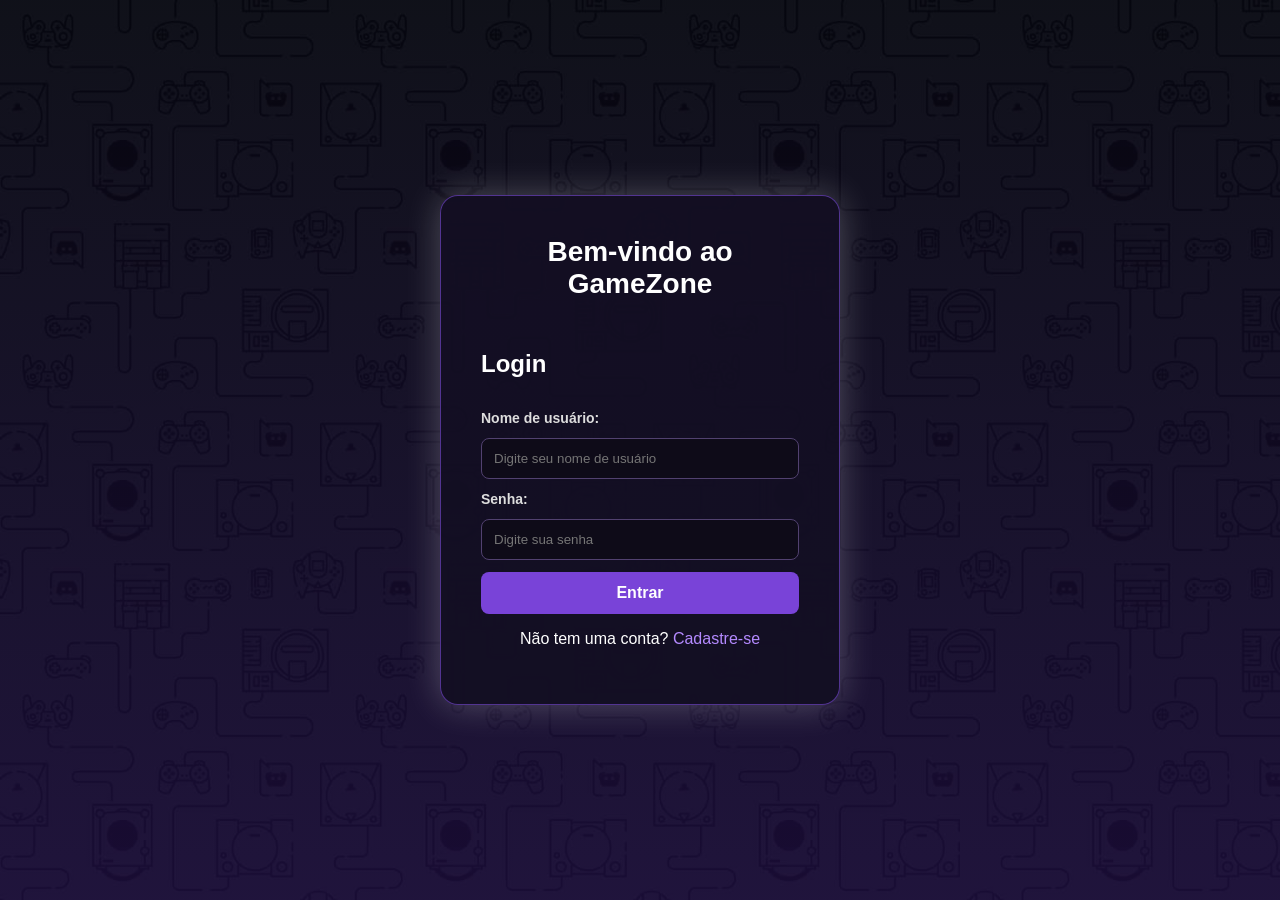
<file: index.html>
<!DOCTYPE html>
<html lang="pt-BR">

<head>
    <meta charset="UTF-8">
    <meta name="viewport" content="width=device-width, initial-scale=1.0">
    <title>GameZone | Login</title>

    <style>
        .login-container form {
            width: 100%;
        }

        .login-container label {
            font-size: 14px;
            font-weight: bold;
            color: #ddd;
        }

        .login-container input {
            width: 100%;
            box-sizing: border-box;
            padding: 12px;
            border: 1px solid #51416f;
            border-radius: 8px;
            background-color: #0e0b18;
            color: white;
            outline: none;
        }

        .login-container button {
            padding: 12px;
            border: none;
            border-radius: 8px;
            background-color: #7943d8;
            color: white;
            font-size: 16px;
            font-weight: bold;
            cursor: pointer;
            transition: 0.2s ease;
        }

        .login-container button:hover {
            background-color: #965fff;
        }

        .login-container h1 {
            text-align: center;
            font-size: 28px;
            margin-top: 0;
        }

        .login-container p {
            text-align: center;
        }

        .login-container a {
            color: #b48aff;
            text-decoration: none;
        }

        .login-container a:hover {
            color: #d6c2ff;
            text-decoration: underline;
        }
    </style>
</head>

<body style="
    margin: 0;
    min-height: 100vh;
    display: flex;
    justify-content: center;
    align-items: center;
    background: linear-gradient(
        rgba(9, 9, 20, 0.65),
        rgba(33, 16, 68, 0.75)
    ),
    url('img/imagem-fundo.jpg'); background-size: cover; background-position: center; background-repeat: no-repeat;
    color: white; font-family: Arial, sans-serif; ">


    <div class=" login-container" style="box-sizing: border-box;
    width: 420px;
    max-width:400px;
    padding: 40px;
    background: rgba(20, 15, 35, 0.95);
    border: 1px solid rgba(145, 90, 255, 0.5);
    border-radius: 18px;
    box-shadow: 0 0 35px rgba(255, 255, 255, 0.25);">

    <form style=" display: flex; flex-direction: column; gap: 12px; width: 100%; ">
        <h1>Bem-vindo ao GameZone</h1>

        <h2>Login</h2>

        <label for=" username">Nome de usuário:</label>
        <input type="text" id="username" name="username" placeholder="Digite seu nome de usuário" required>

        <label for="password">Senha:</label>
        <input type="password" id="password" name="password" placeholder="Digite sua senha" required>

        <button type="submit">Entrar</button>
    </form>

    <p>Não tem uma conta? <a href="cadastro.html">Cadastre-se</a></p>
    </div>

</body>

</html>
</file>
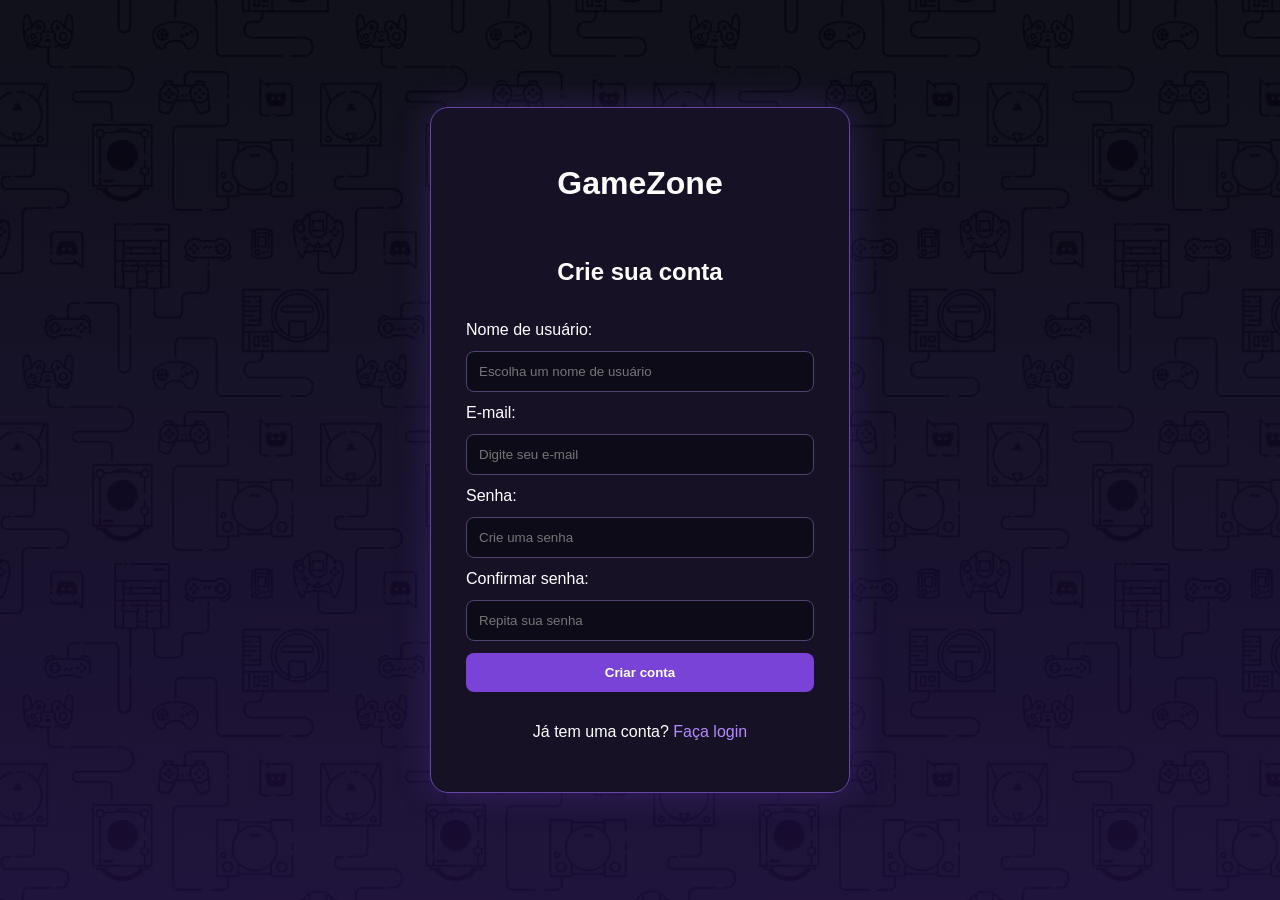
<file: cadastro.html>
<!DOCTYPE html>
<html lang="pt-BR">

<head>
    <meta charset="UTF-8">
    <meta name="viewport" content="width=device-width, initial-scale=1.0">
    <title>GameZone | Cadastro</title>
    <link rel="stylesheet" href="css/style.css">
</head>

<body class="B-cadastro">
    <main class="cadastro-container">

        <h1>GameZone</h1>

        <h2>Crie sua conta</h2>

        <form>

            <label for="username">Nome de usuário:</label>
            <input type="text" id="username" name="username" placeholder="Escolha um nome de usuário" required>

            <label for="email">E-mail:</label>
            <input type="email" id="email" name="email" placeholder="Digite seu e-mail" required>

            <label for="password">Senha:</label>
            <input type="password" id="password" name="password" placeholder="Crie uma senha" required>

            <label for="confirm-password">Confirmar senha:</label>
            <input type="password" id="confirm-password" name="confirm-password" placeholder="Repita sua senha"
                required>

            <button type="submit">Criar conta</button>

        </form>

        <p>
            Já tem uma conta?
            <a href="index.html">Faça login</a>
        </p>

    </main>
</body>

</html>
</file>
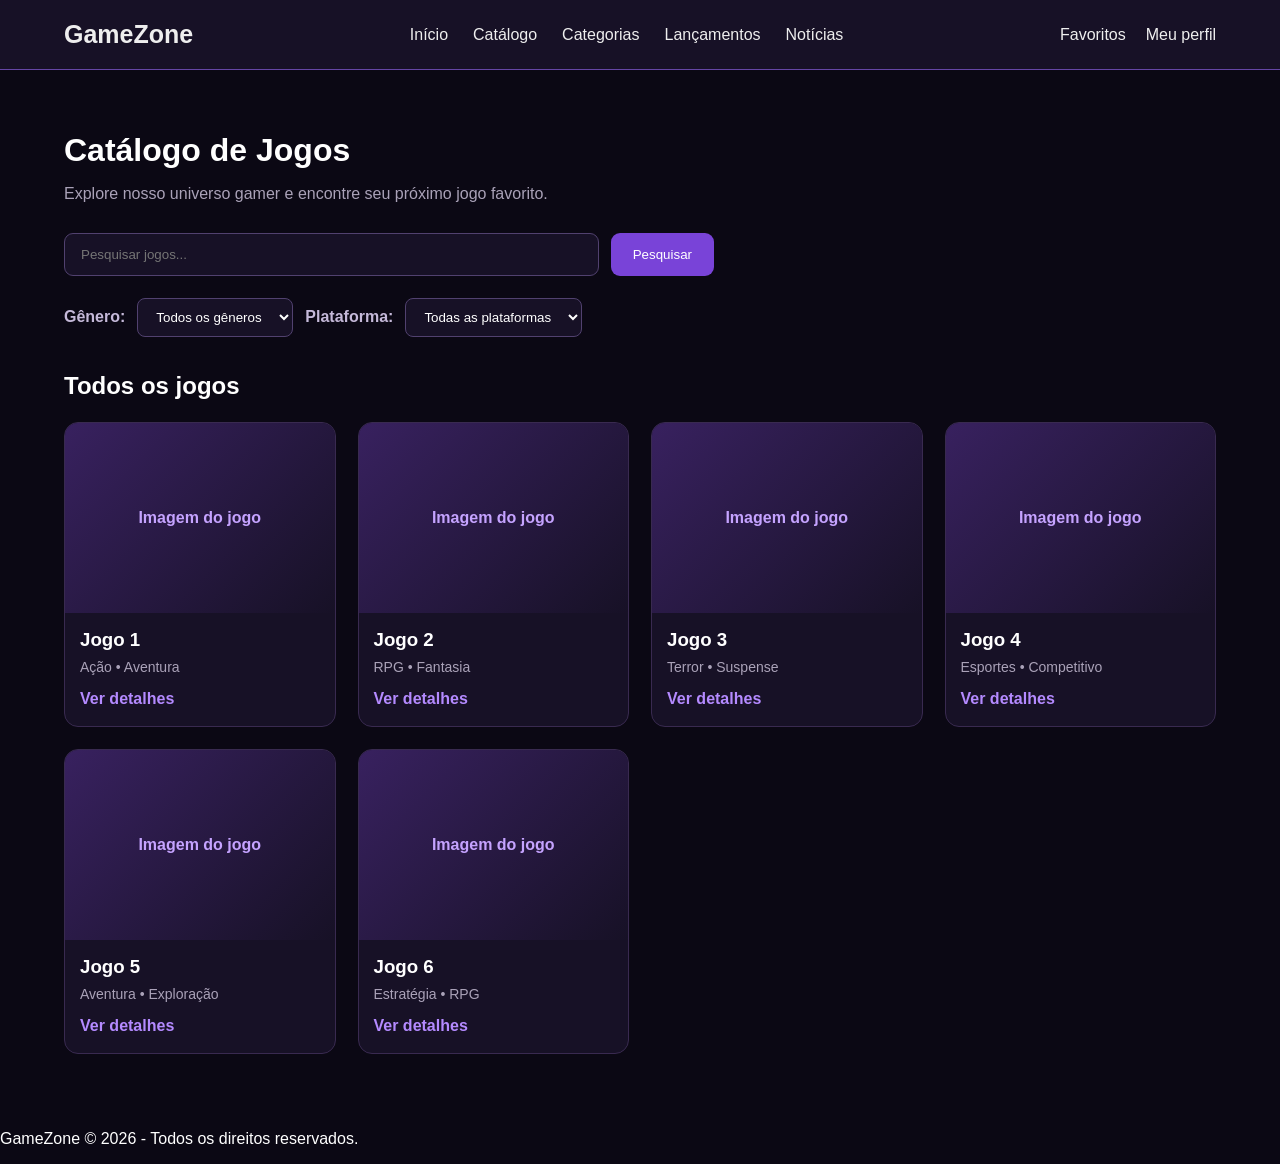
<file: catalogo.html>
<!DOCTYPE html>
<html lang="pt-BR">
<head>
    <meta charset="UTF-8">
    <meta name="viewport" content="width=device-width, initial-scale=1.0">
    <title>GameZone | Catálogo de jogos</title>
    <link rel="stylesheet" href="css/style.css">
</head>
<body>

<header class="site-header">

    <a href="home.html" class="logo">GameZone</a>

    <nav>
        <a href="home.html">Início</a>
        <a href="catalogo.html">Catálogo</a>
        <a href="categorias.html">Categorias</a>
        <a href="lancamentos.html">Lançamentos</a>
        <a href="noticias.html">Notícias</a>
    </nav>

    <div class="user-menu">
        <a href="favoritos.html">Favoritos</a>
        <a href="perfil.html">Meu perfil</a>
    </div>

</header>


<main class="catalogo-container">

    <section class="catalogo-intro">

        <h1>Catálogo de Jogos</h1>

        <p>
            Explore nosso universo gamer e encontre
            seu próximo jogo favorito.
        </p>

    </section>

    <section class="catalogo-busca">

        <input
            type="search"
            id="pesquisa-jogo"
            placeholder="Pesquisar jogos..."
        >

        <button type="button">Pesquisar</button>

    </section>

    <section class="catalogo-filtros">

        <label for="filtro-genero">Gênero:</label>

        <select id="filtro-genero">
            <option value="">Todos os gêneros</option>
            <option value="acao">Ação</option>
            <option value="aventura">Aventura</option>
            <option value="terror">Terror</option>
            <option value="rpg">RPG</option>
            <option value="esportes">Esportes</option>
            <option value="estrategia">Estratégia</option>
        </select>


        <label for="filtro-plataforma">Plataforma:</label>

        <select id="filtro-plataforma">
            <option value="">Todas as plataformas</option>
            <option value="pc">PC</option>
            <option value="playstation">PlayStation</option>
            <option value="xbox">Xbox</option>
            <option value="nintendo">Nintendo</option>
        </select>

    </section>

    <section class="catalogo-listagem">

        <h2>Todos os jogos</h2>

        <div class="grade-jogos">

            <article class="jogo-card">
                <div class="jogo-imagem">Imagem do jogo</div>
                <h3>Jogo 1</h3>
                <p>Ação • Aventura</p>
                <a href="jogo.html">Ver detalhes</a>
            </article>


            <article class="jogo-card">
                <div class="jogo-imagem">Imagem do jogo</div>
                <h3>Jogo 2</h3>
                <p>RPG • Fantasia</p>
                <a href="jogo.html">Ver detalhes</a>
            </article>


            <article class="jogo-card">
                <div class="jogo-imagem">Imagem do jogo</div>
                <h3>Jogo 3</h3>
                <p>Terror • Suspense</p>
                <a href="jogo.html">Ver detalhes</a>
            </article>


            <article class="jogo-card">
                <div class="jogo-imagem">Imagem do jogo</div>
                <h3>Jogo 4</h3>
                <p>Esportes • Competitivo</p>
                <a href="jogo.html">Ver detalhes</a>
            </article>


            <article class="jogo-card">
                <div class="jogo-imagem">Imagem do jogo</div>
                <h3>Jogo 5</h3>
                <p>Aventura • Exploração</p>
                <a href="jogo.html">Ver detalhes</a>
            </article>


            <article class="jogo-card">
                <div class="jogo-imagem">Imagem do jogo</div>
                <h3>Jogo 6</h3>
                <p>Estratégia • RPG</p>
                <a href="jogo.html">Ver detalhes</a>
            </article>

        </div>

    </section>

</main>


<footer class="site-footer">

    <p>GameZone © 2026 - Todos os direitos reservados.</p>

</footer>

</body>
</html>
</file>
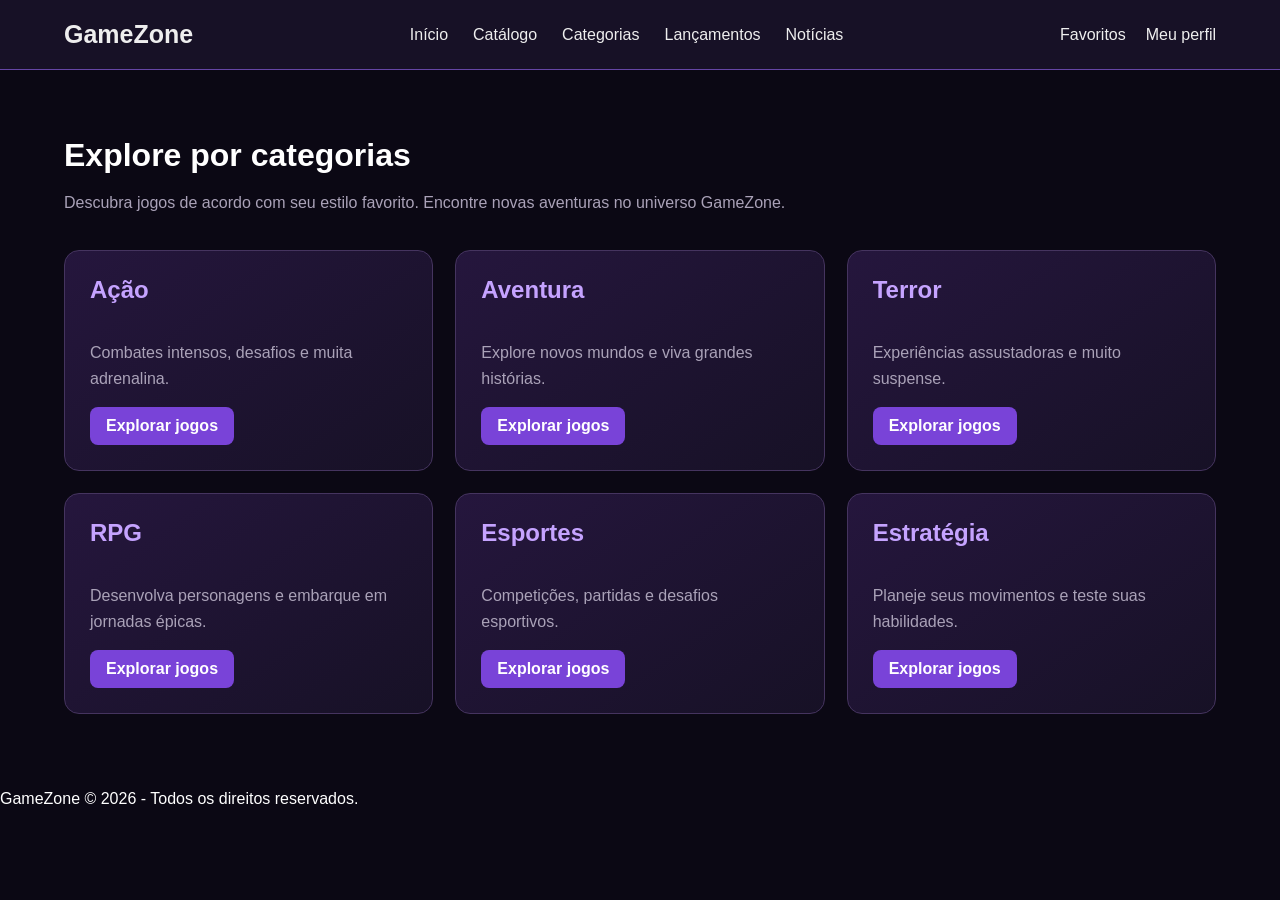
<file: categorias.html>
<!DOCTYPE html>
<html lang="pt-BR">
<head>
    <meta charset="UTF-8">
    <meta name="viewport" content="width=device-width, initial-scale=1.0">
    <title>GameZone | Categorias</title>
    <link rel="stylesheet" href="css/style.css">
</head>
<body>

<header class="site-header">

    <a href="home.html" class="logo">GameZone</a>

    <nav>
        <a href="home.html">Início</a>
        <a href="catalogo.html">Catálogo</a>
        <a href="categorias.html">Categorias</a>
        <a href="lancamentos.html">Lançamentos</a>
        <a href="noticias.html">Notícias</a>
    </nav>

    <div class="user-menu">
        <a href="favoritos.html">Favoritos</a>
        <a href="perfil.html">Meu perfil</a>
    </div>

</header>


<main class="categorias-container">

    <section class="categorias-intro">

        <h1>Explore por categorias</h1>

        <p>
            Descubra jogos de acordo com seu estilo favorito.
            Encontre novas aventuras no universo GameZone.
        </p>

    </section>


    <section class="categorias-grade">

        <article class="categoria-card">
            <h2>Ação</h2>
            <p>
                Combates intensos, desafios e muita adrenalina.
            </p>
            <a href="catalogo.html">Explorar jogos</a>
        </article>


        <article class="categoria-card">
            <h2>Aventura</h2>
            <p>
                Explore novos mundos e viva grandes histórias.
            </p>
            <a href="catalogo.html">Explorar jogos</a>
        </article>


        <article class="categoria-card">
            <h2>Terror</h2>
            <p>
                Experiências assustadoras e muito suspense.
            </p>
            <a href="catalogo.html">Explorar jogos</a>
        </article>


        <article class="categoria-card">
            <h2>RPG</h2>
            <p>
                Desenvolva personagens e embarque em jornadas épicas.
            </p>
            <a href="catalogo.html">Explorar jogos</a>
        </article>


        <article class="categoria-card">
            <h2>Esportes</h2>
            <p>
                Competições, partidas e desafios esportivos.
            </p>
            <a href="catalogo.html">Explorar jogos</a>
        </article>


        <article class="categoria-card">
            <h2>Estratégia</h2>
            <p>
                Planeje seus movimentos e teste suas habilidades.
            </p>
            <a href="catalogo.html">Explorar jogos</a>
        </article>

    </section>

</main>


<footer class="site-footer">

    <p>GameZone © 2026 - Todos os direitos reservados.</p>

</footer>

</body>
</html>
</file>
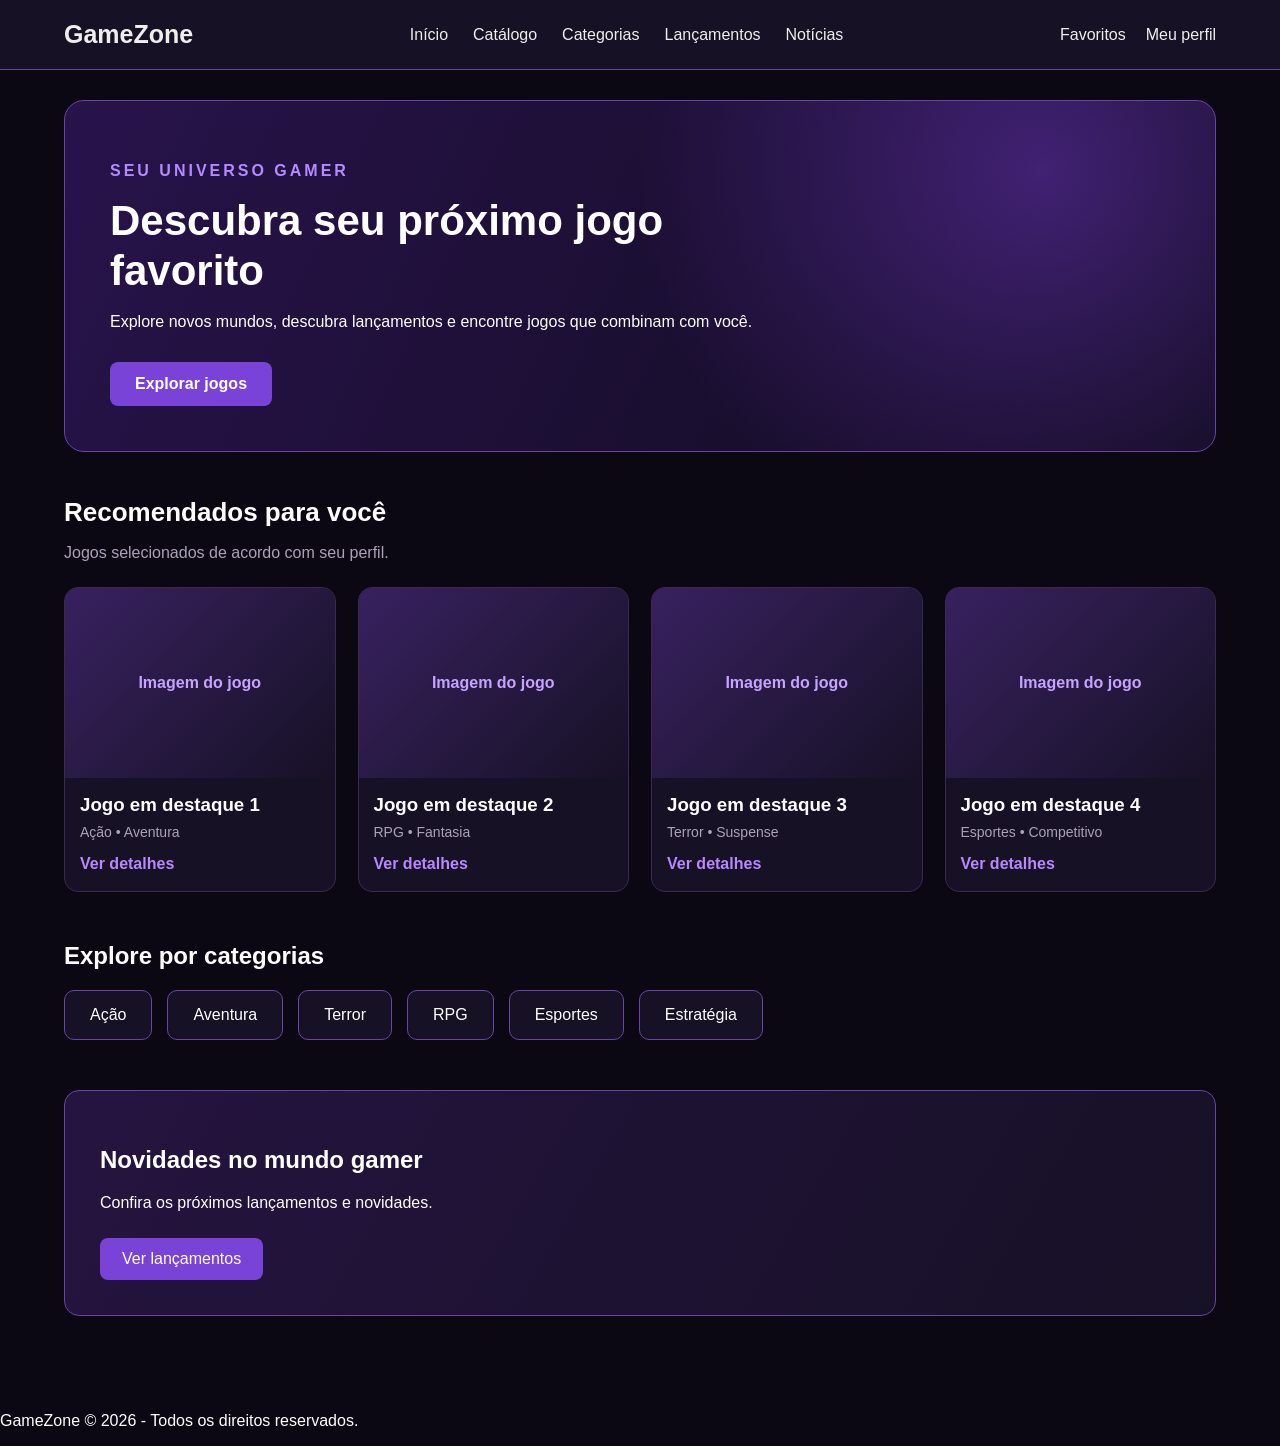
<file: home.html>
<!DOCTYPE html>
<html lang="pt-BR">
<head>
    <meta charset="UTF-8">
    <meta name="viewport" content="width=device-width, initial-scale=1.0">
    <title>GameZone | Página inicial</title>
    <link rel="stylesheet" href="css/style.css">
</head>
<body>
    
<header class="site-header">

    <a href="home.html" class="logo">GameZone</a>

    <nav>
        <a href="home.html">Início</a>
        <a href="catalogo.html">Catálogo</a>
        <a href="categorias.html">Categorias</a>
        <a href="lancamentos.html">Lançamentos</a>
        <a href="noticias.html">Notícias</a>
    </nav>

    <div class="user-menu">
        <a href="favoritos.html">Favoritos</a>
        <a href="perfil.html">Meu perfil</a>
    </div>

</header>


<main class="home-container">

    <!-- BANNER PRINCIPAL -->
    <section class="banner-principal">

        <div class="banner-conteudo">

            <p>SEU UNIVERSO GAMER</p>

            <h1>Descubra seu próximo jogo favorito</h1>

            <p>
                Explore novos mundos, descubra lançamentos
                e encontre jogos que combinam com você.
            </p>

            <a href="catalogo.html">Explorar jogos</a>

        </div>

    </section>


    <!-- RECOMENDAÇÕES -->
    <section class="secao-jogos">

        <h2>Recomendados para você</h2>

        <p>Jogos selecionados de acordo com seu perfil.</p>

        <div class="grade-jogos">

            <article class="jogo-card">

                <div class="jogo-imagem">
                    Imagem do jogo
                </div>

                <h3>Jogo em destaque 1</h3>

                <p>Ação • Aventura</p>

                <a href="jogo.html">Ver detalhes</a>

            </article>


            <article class="jogo-card">

                <div class="jogo-imagem">
                    Imagem do jogo
                </div>

                <h3>Jogo em destaque 2</h3>

                <p>RPG • Fantasia</p>

                <a href="jogo.html">Ver detalhes</a>

            </article>


            <article class="jogo-card">

                <div class="jogo-imagem">
                    Imagem do jogo
                </div>

                <h3>Jogo em destaque 3</h3>

                <p>Terror • Suspense</p>

                <a href="jogo.html">Ver detalhes</a>

            </article>


            <article class="jogo-card">

                <div class="jogo-imagem">
                    Imagem do jogo
                </div>

                <h3>Jogo em destaque 4</h3>

                <p>Esportes • Competitivo</p>

                <a href="jogo.html">Ver detalhes</a>

            </article>

        </div>

    </section>


    <!-- CATEGORIAS -->
    <section class="secao-categorias">

        <h2>Explore por categorias</h2>

        <div class="lista-categorias">

            <a href="categorias.html">Ação</a>
            <a href="categorias.html">Aventura</a>
            <a href="categorias.html">Terror</a>
            <a href="categorias.html">RPG</a>
            <a href="categorias.html">Esportes</a>
            <a href="categorias.html">Estratégia</a>

        </div>

    </section>


    <!-- LANÇAMENTOS -->
    <section class="secao-lancamentos">

        <h2>Novidades no mundo gamer</h2>

        <p>Confira os próximos lançamentos e novidades.</p>

        <a href="lancamentos.html">Ver lançamentos</a>

    </section>

</main>


<footer class="site-footer">

    <p>GameZone © 2026 - Todos os direitos reservados.</p>

</footer>

</body>
</html>
</file>
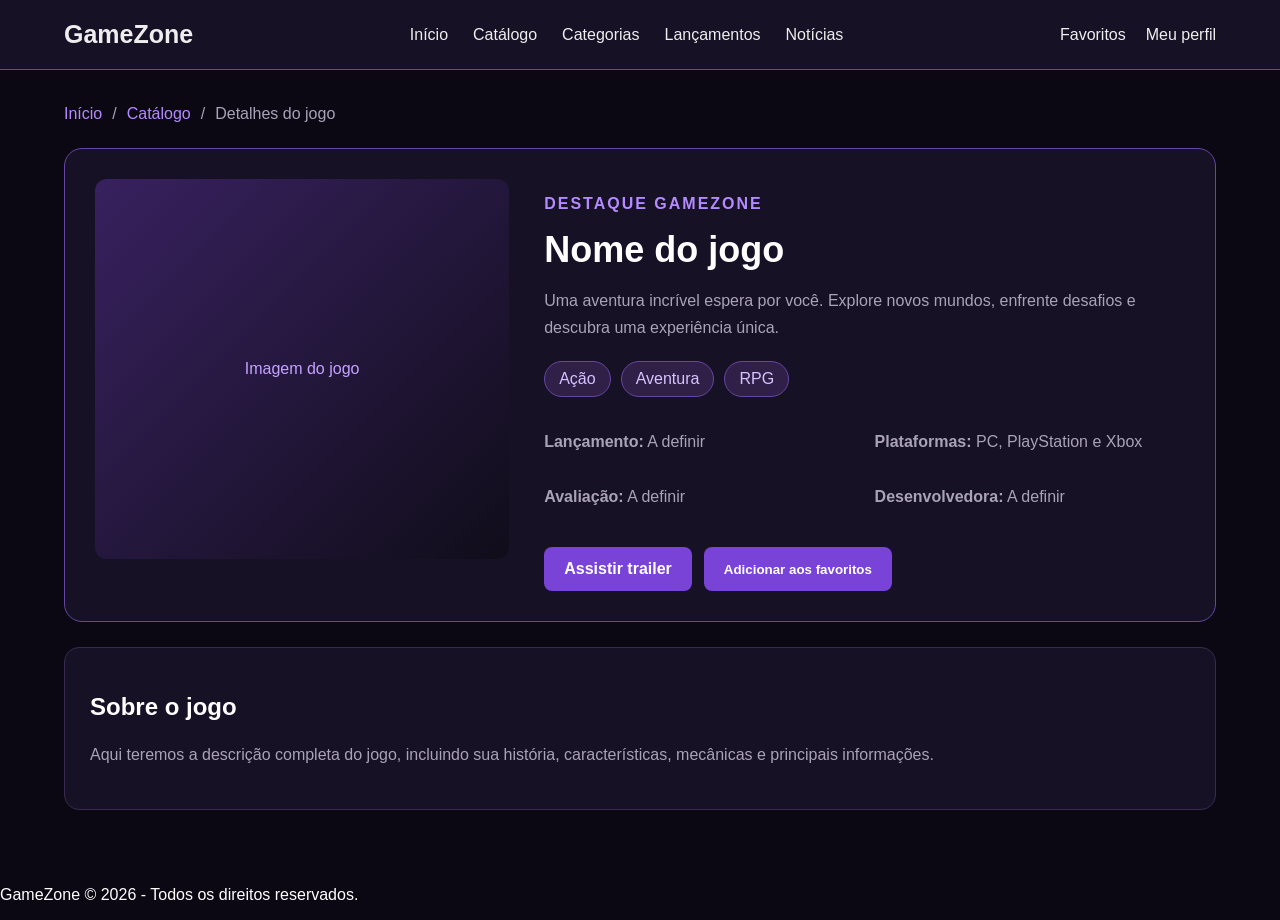
<file: jogo.html>
<!DOCTYPE html>
<html lang="pt-BR">
<head>
    <meta charset="UTF-8">
    <meta name="viewport" content="width=device-width, initial-scale=1.0">
    <title>GameZone | Detalhes do jogo</title>
    <link rel="stylesheet" href="css/style.css">
</head>
<body>

<header class="site-header">

    <a href="home.html" class="logo">GameZone</a>

    <nav>
        <a href="home.html">Início</a>
        <a href="catalogo.html">Catálogo</a>
        <a href="categorias.html">Categorias</a>
        <a href="lancamentos.html">Lançamentos</a>
        <a href="noticias.html">Notícias</a>
    </nav>

    <div class="user-menu">
        <a href="favoritos.html">Favoritos</a>
        <a href="perfil.html">Meu perfil</a>
    </div>

</header>


<main class="detalhe-container">

    <nav class="breadcrumb">
        <a href="home.html">Início</a>
        /
        <a href="catalogo.html">Catálogo</a>
        /
        <span>Detalhes do jogo</span>
    </nav>

    <section class="detalhe-principal">

        <div class="detalhe-imagem">
            Imagem do jogo
        </div>


        <div class="detalhe-info">

            <p class="detalhe-etiqueta">DESTAQUE GAMEZONE</p>

            <h1>Nome do jogo</h1>

            <p class="detalhe-descricao">
                Uma aventura incrível espera por você.
                Explore novos mundos, enfrente desafios
                e descubra uma experiência única.
            </p>

            <div class="detalhe-generos">
                <span>Ação</span>
                <span>Aventura</span>
                <span>RPG</span>
            </div>

            <div class="detalhe-dados">

                <p><strong>Lançamento:</strong> A definir</p>

                <p><strong>Plataformas:</strong> PC, PlayStation e Xbox</p>

                <p><strong>Avaliação:</strong> A definir</p>

                <p><strong>Desenvolvedora:</strong> A definir</p>

            </div>

            <div class="detalhe-acoes">

                <a href="trailers.html">Assistir trailer</a>

                <button type="button">
                    Adicionar aos favoritos
                </button>

            </div>

        </div>

    </section>

    <section class="detalhe-sinopse">

        <h2>Sobre o jogo</h2>

        <p>
            Aqui teremos a descrição completa do jogo,
            incluindo sua história, características,
            mecânicas e principais informações.
        </p>

    </section>


</main>


<footer class="site-footer">

    <p>GameZone © 2026 - Todos os direitos reservados.</p>

</footer>

</body>
</html>
</file>
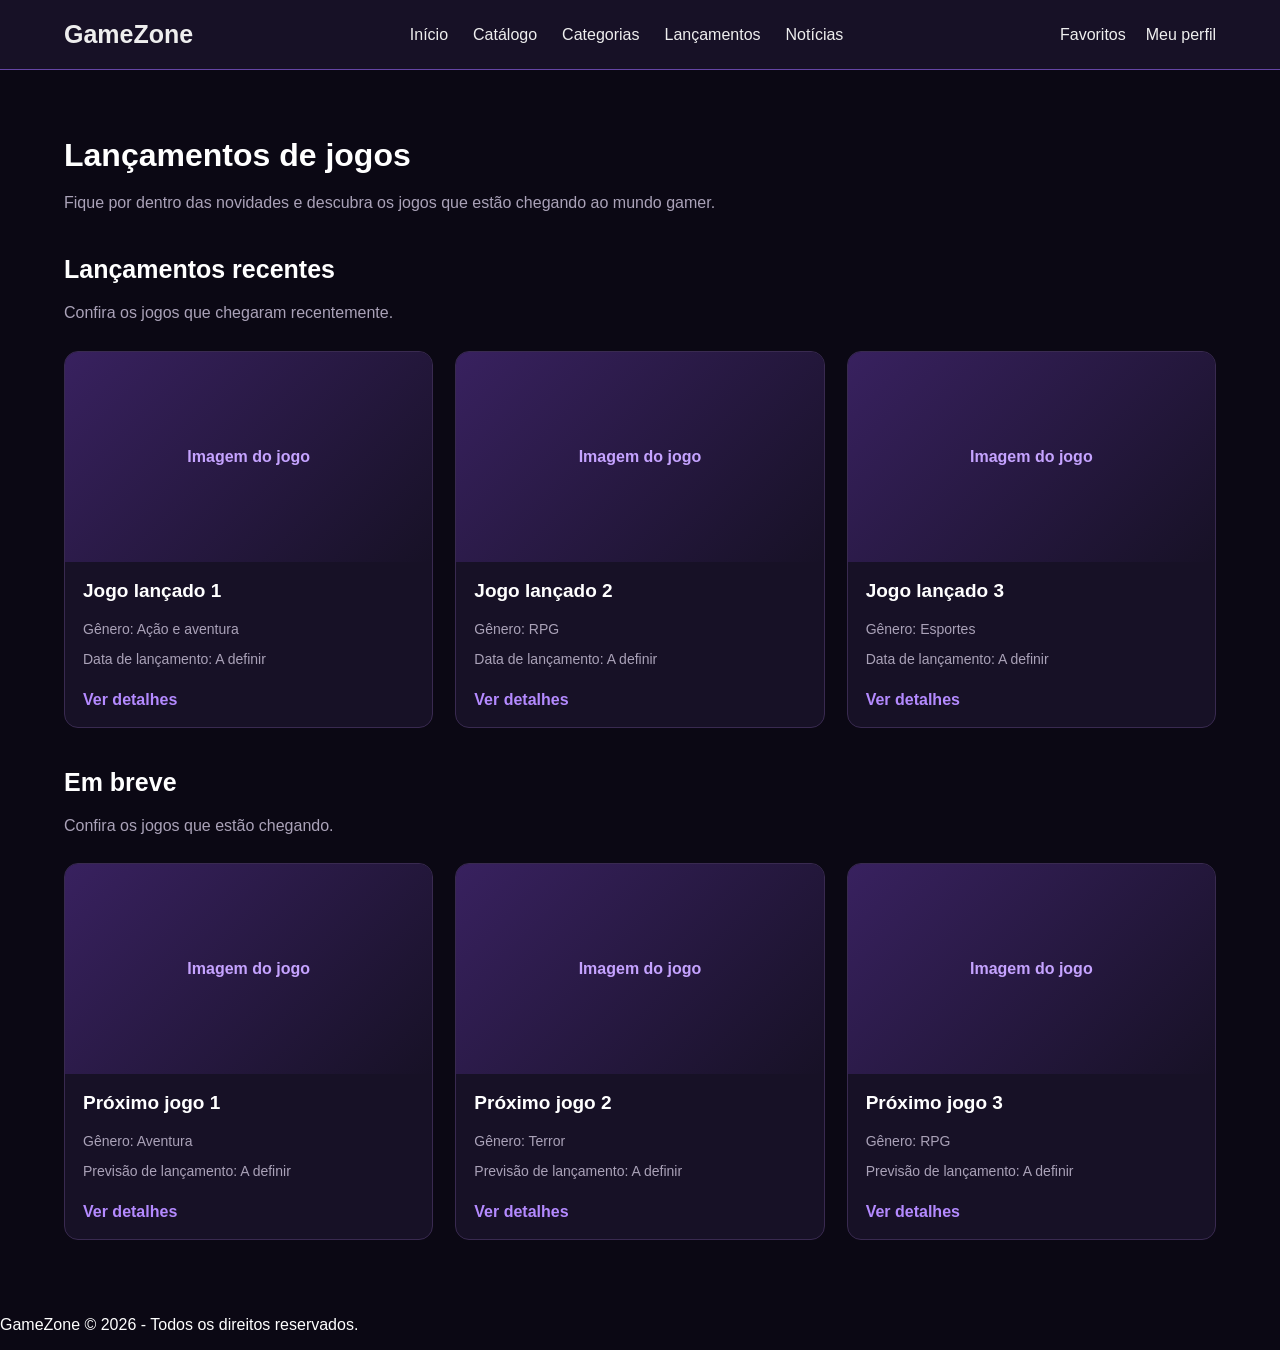
<file: lancamentos.html>
<!DOCTYPE html>
<html lang="pt-BR">
<head>
    <meta charset="UTF-8">
    <meta name="viewport" content="width=device-width, initial-scale=1.0">
    <title>GameZone | Lançamentos</title>
    <link rel="stylesheet" href="css/style.css">
</head>
<body>

<header class="site-header">

    <a href="home.html" class="logo">GameZone</a>

    <nav>
        <a href="home.html">Início</a>
        <a href="catalogo.html">Catálogo</a>
        <a href="categorias.html">Categorias</a>
        <a href="lancamentos.html">Lançamentos</a>
        <a href="noticias.html">Notícias</a>
    </nav>

    <div class="user-menu">
        <a href="favoritos.html">Favoritos</a>
        <a href="perfil.html">Meu perfil</a>
    </div>

</header>


<main class="lancamentos-container">

    <section class="lancamentos-intro">

        <h1>Lançamentos de jogos</h1>

        <p>
            Fique por dentro das novidades e descubra
            os jogos que estão chegando ao mundo gamer.
        </p>

    </section>

    <section class="lancamentos-recentes">

        <h2>Lançamentos recentes</h2>

        <p>Confira os jogos que chegaram recentemente.</p>

        <div class="grade-lancamentos">

            <article class="lancamento-card">

                <div class="lancamento-imagem">
                    Imagem do jogo
                </div>

                <div class="lancamento-info">

                    <h3>Jogo lançado 1</h3>

                    <p>Gênero: Ação e aventura</p>

                    <p>Data de lançamento: A definir</p>

                    <a href="jogo.html">Ver detalhes</a>

                </div>

            </article>


            <article class="lancamento-card">

                <div class="lancamento-imagem">
                    Imagem do jogo
                </div>

                <div class="lancamento-info">

                    <h3>Jogo lançado 2</h3>

                    <p>Gênero: RPG</p>

                    <p>Data de lançamento: A definir</p>

                    <a href="jogo.html">Ver detalhes</a>

                </div>

            </article>


            <article class="lancamento-card">

                <div class="lancamento-imagem">
                    Imagem do jogo
                </div>

                <div class="lancamento-info">

                    <h3>Jogo lançado 3</h3>

                    <p>Gênero: Esportes</p>

                    <p>Data de lançamento: A definir</p>

                    <a href="jogo.html">Ver detalhes</a>

                </div>

            </article>

        </div>

    </section>

    <section class="proximos-lancamentos">

        <h2>Em breve</h2>

        <p>Confira os jogos que estão chegando.</p>

        <div class="grade-lancamentos">

            <article class="lancamento-card">

                <div class="lancamento-imagem">
                    Imagem do jogo
                </div>

                <div class="lancamento-info">

                    <h3>Próximo jogo 1</h3>

                    <p>Gênero: Aventura</p>

                    <p>Previsão de lançamento: A definir</p>

                    <a href="jogo.html">Ver detalhes</a>

                </div>

            </article>


            <article class="lancamento-card">

                <div class="lancamento-imagem">
                    Imagem do jogo
                </div>

                <div class="lancamento-info">

                    <h3>Próximo jogo 2</h3>

                    <p>Gênero: Terror</p>

                    <p>Previsão de lançamento: A definir</p>

                    <a href="jogo.html">Ver detalhes</a>

                </div>

            </article>


            <article class="lancamento-card">

                <div class="lancamento-imagem">
                    Imagem do jogo
                </div>

                <div class="lancamento-info">

                    <h3>Próximo jogo 3</h3>

                    <p>Gênero: RPG</p>

                    <p>Previsão de lançamento: A definir</p>

                    <a href="jogo.html">Ver detalhes</a>

                </div>

            </article>

        </div>

    </section>

</main>


<footer class="site-footer">

    <p>GameZone © 2026 - Todos os direitos reservados.</p>

</footer>

</body>
</html>
</file>
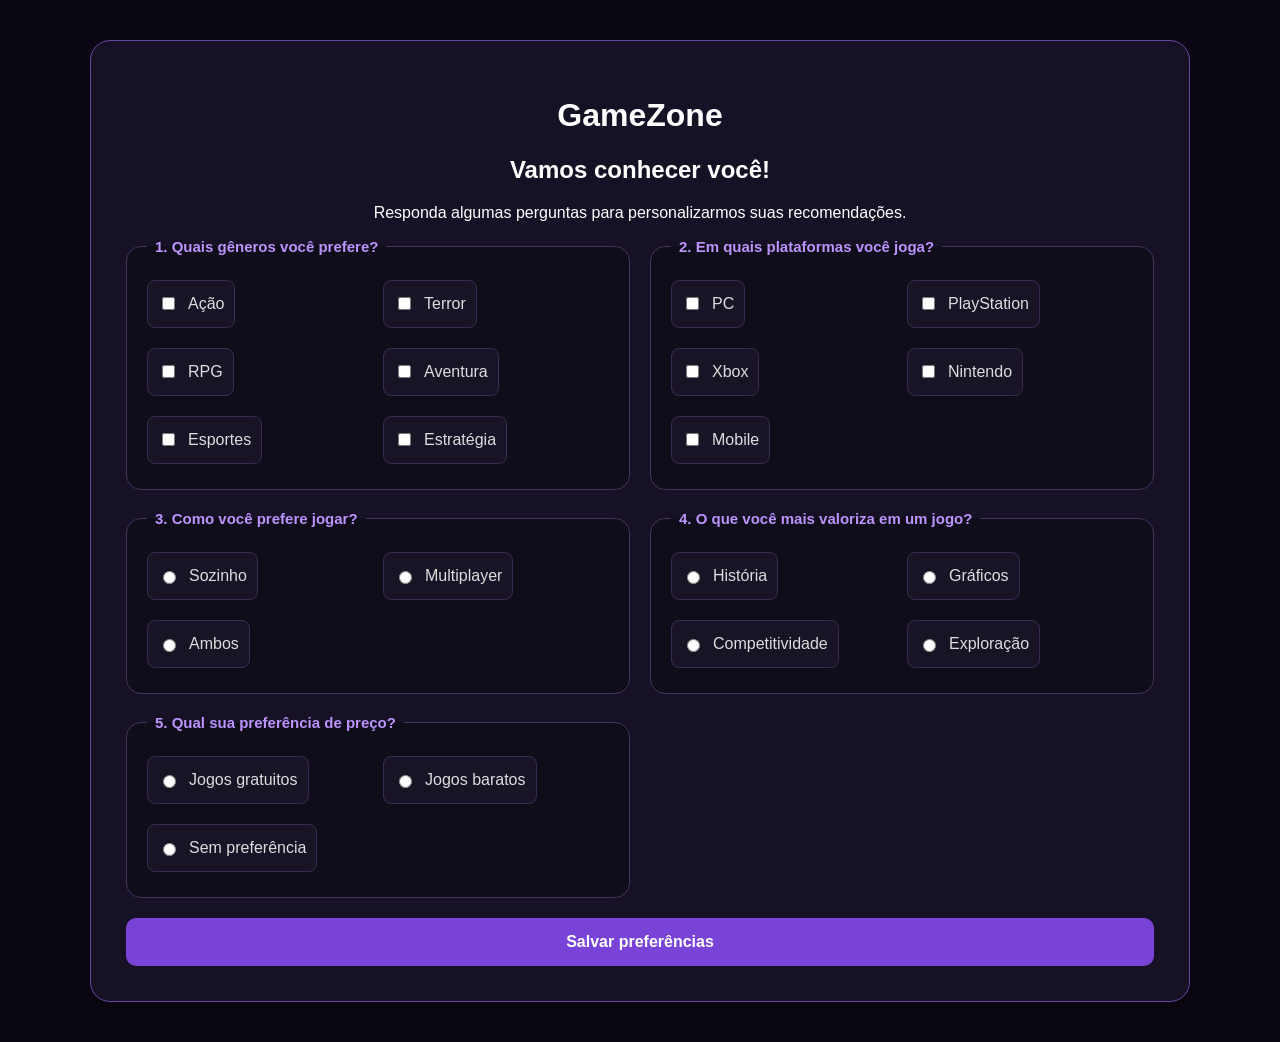
<file: preferencias.html>
<!DOCTYPE html>
<html lang="pt-BR">
<head>
    <meta charset="UTF-8">
    <meta name="viewport" content="width=device-width, initial-scale=1.0">
    <title>GameZone | Preferências</title>
    <link rel="stylesheet" href="css/style.css">
</head>
<body>
    <main class="preferencias-container">

    <h1>GameZone</h1>

    <h2>Vamos conhecer você!</h2>

    <p>Responda algumas perguntas para personalizarmos suas recomendações.</p>

    <form>

        <fieldset>
            <legend>1. Quais gêneros você prefere?</legend>

            <label>
                <input type="checkbox" name="genero" value="acao">
                Ação
            </label>

            <label>
                <input type="checkbox" name="genero" value="terror">
                Terror
            </label>

            <label>
                <input type="checkbox" name="genero" value="rpg">
                RPG
            </label>

            <label>
                <input type="checkbox" name="genero" value="aventura">
                Aventura
            </label>

            <label>
                <input type="checkbox" name="genero" value="esportes">
                Esportes
            </label>

            <label>
                <input type="checkbox" name="genero" value="estrategia">
                Estratégia
            </label>
        </fieldset>

        <fieldset>
            <legend>2. Em quais plataformas você joga?</legend>

            <label><input type="checkbox" name="plataforma" value="pc"> PC</label>
            <label><input type="checkbox" name="plataforma" value="playstation"> PlayStation</label>
            <label><input type="checkbox" name="plataforma" value="xbox"> Xbox</label>
            <label><input type="checkbox" name="plataforma" value="nintendo"> Nintendo</label>
            <label><input type="checkbox" name="plataforma" value="mobile"> Mobile</label>
        </fieldset>

        <fieldset>
            <legend>3. Como você prefere jogar?</legend>

            <label><input type="radio" name="modo" value="solo" required> Sozinho</label>
            <label><input type="radio" name="modo" value="multiplayer"> Multiplayer</label>
            <label><input type="radio" name="modo" value="ambos"> Ambos</label>
        </fieldset>

        <fieldset>
            <legend>4. O que você mais valoriza em um jogo?</legend>

            <label><input type="radio" name="prioridade" value="historia" required> História</label>
            <label><input type="radio" name="prioridade" value="graficos"> Gráficos</label>
            <label><input type="radio" name="prioridade" value="competitividade"> Competitividade</label>
            <label><input type="radio" name="prioridade" value="exploracao"> Exploração</label>
        </fieldset>

        <fieldset>
            <legend>5. Qual sua preferência de preço?</legend>

            <label><input type="radio" name="preco" value="gratuitos" required> Jogos gratuitos</label>
            <label><input type="radio" name="preco" value="baratos"> Jogos baratos</label>
            <label><input type="radio" name="preco" value="qualquer" > Sem preferência</label>
        </fieldset>

        <button type="submit">Salvar preferências</button>

    </form>

</main>
</body>
</html>
</file>
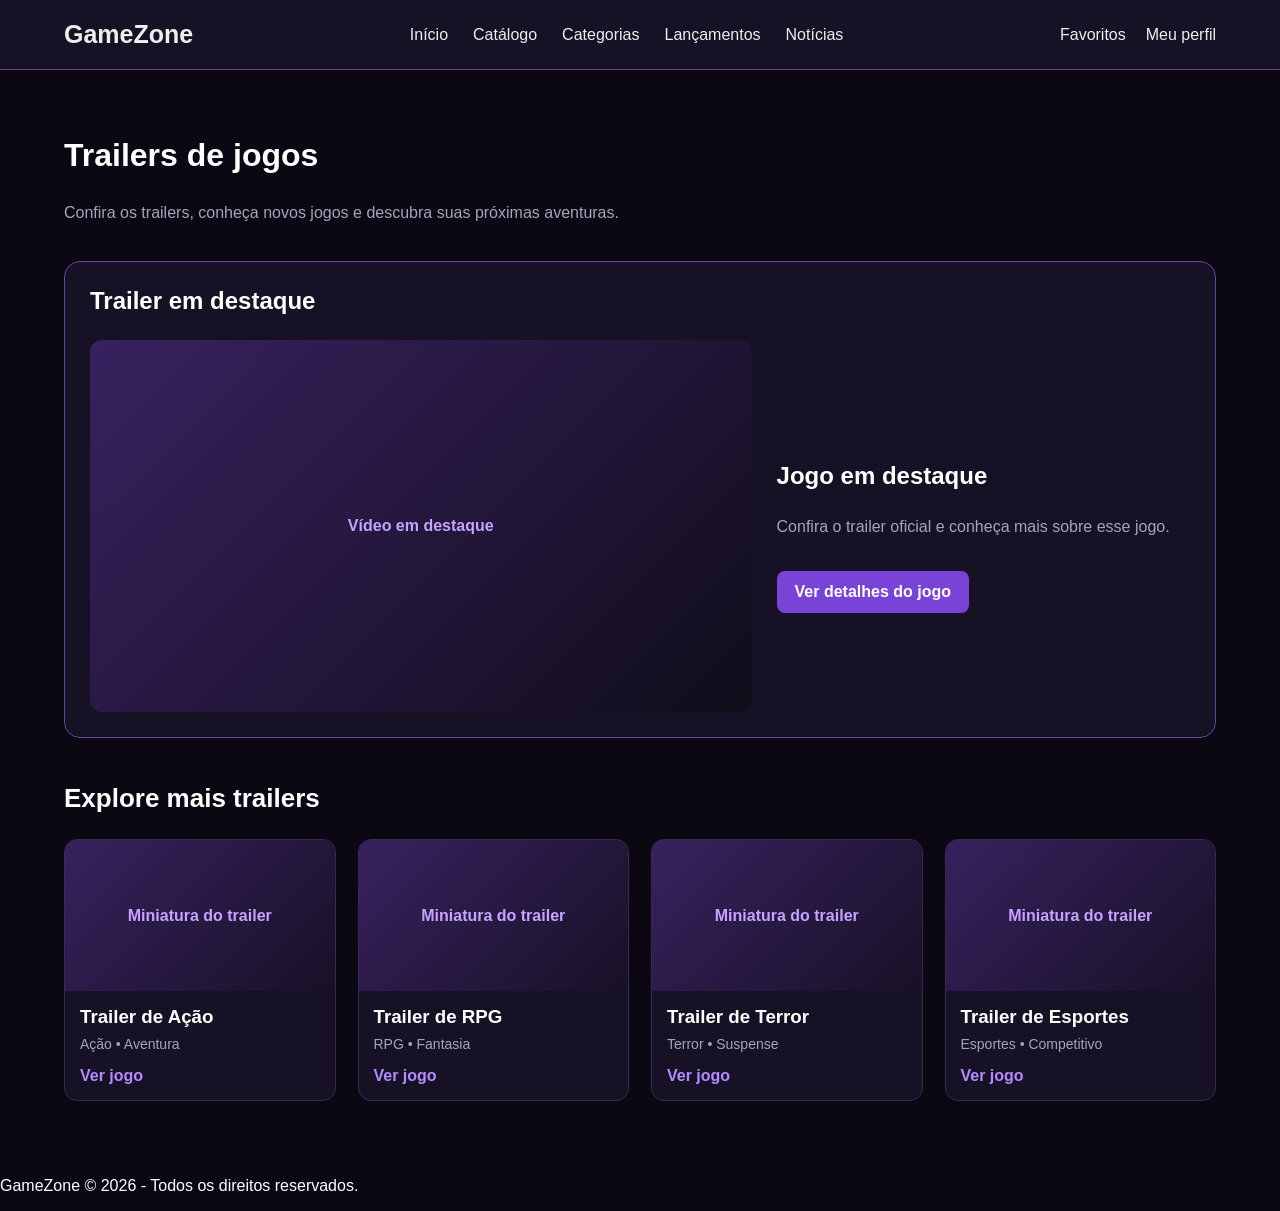
<file: trailers.html>
<!DOCTYPE html>
<html lang="pt-BR">
<head>
    <meta charset="UTF-8">
    <meta name="viewport" content="width=device-width, initial-scale=1.0">
    <title>GameZone | Trailers</title>
    <link rel="stylesheet" href="css/style.css">
</head>
<body>

<header class="site-header">

    <a href="home.html" class="logo">GameZone</a>

    <nav>
        <a href="home.html">Início</a>
        <a href="catalogo.html">Catálogo</a>
        <a href="categorias.html">Categorias</a>
        <a href="lancamentos.html">Lançamentos</a>
        <a href="noticias.html">Notícias</a>
    </nav>

    <div class="user-menu">
        <a href="favoritos.html">Favoritos</a>
        <a href="perfil.html">Meu perfil</a>
    </div>

</header>


<main class="trailers-container">

    <!-- INTRODUÇÃO -->
    <section class="trailers-intro">

        <h1>Trailers de jogos</h1>

        <p>
            Confira os trailers, conheça novos jogos
            e descubra suas próximas aventuras.
        </p>

    </section>

    <section class="trailer-destaque">

        <h2>Trailer em destaque</h2>

        <div class="video-destaque">
            <p>Vídeo em destaque</p>
        </div>

        <div class="video-destaque-info">

            <h3>Jogo em destaque</h3>

            <p>
                Confira o trailer oficial e conheça
                mais sobre esse jogo.
            </p>

            <a href="jogo.html">Ver detalhes do jogo</a>

        </div>

    </section>

    <section class="galeria-trailers">

        <h2>Explore mais trailers</h2>

        <div class="grade-trailers">

            <article class="trailer-card">

                <div class="trailer-thumbnail">
                    Miniatura do trailer
                </div>

                <h3>Trailer de Ação</h3>

                <p>Ação • Aventura</p>

                <a href="jogo.html">Ver jogo</a>

            </article>


            <article class="trailer-card">

                <div class="trailer-thumbnail">
                    Miniatura do trailer
                </div>

                <h3>Trailer de RPG</h3>

                <p>RPG • Fantasia</p>

                <a href="jogo.html">Ver jogo</a>

            </article>


            <article class="trailer-card">

                <div class="trailer-thumbnail">
                    Miniatura do trailer
                </div>

                <h3>Trailer de Terror</h3>

                <p>Terror • Suspense</p>

                <a href="jogo.html">Ver jogo</a>

            </article>


            <article class="trailer-card">

                <div class="trailer-thumbnail">
                    Miniatura do trailer
                </div>

                <h3>Trailer de Esportes</h3>

                <p>Esportes • Competitivo</p>

                <a href="jogo.html">Ver jogo</a>

            </article>

        </div>

    </section>

</main>


<footer class="site-footer">

    <p>GameZone © 2026 - Todos os direitos reservados.</p>

</footer>

</body>
</html>
</file>
<file: css/style.css>
* {
    box-sizing: border-box;
}

body {
    margin: 0;
    min-height: 100vh;
    font-family: Arial, sans-serif;
    color: white;
    background-color: #0b0814;
}

/* CADASTRO */
.B-cadastro {
    display: flex;
    justify-content: center;
    align-items: center;

    background:
        linear-gradient(
            rgba(9, 9, 20, 0.65),
            rgba(33, 16, 68, 0.75)
        ),
        url("../img/imagem-fundo.jpg");

    background-size: cover;
    background-position: center;
    background-repeat: no-repeat;
}

.cadastro-container {
    display: flex;
    flex-direction: column;
    gap: 15px;

    width: 420px;
    max-width: 100%;
    padding: 35px;

    background: #171126;
    border: 1px solid #6546a5;
    border-radius: 18px;

    box-shadow: 0 0 35px rgba(120, 70, 220, 0.25);
}

.cadastro-container h1,
.cadastro-container h2 {
    text-align: center;
}

.cadastro-container form {
    display: flex;
    flex-direction: column;
    gap: 12px;
}

.cadastro-container input {
    padding: 12px;
    border: 1px solid #51416f;
    border-radius: 8px;
    background: #0e0b18;
    color: white;
}

.cadastro-container button {
    padding: 12px;
    border: none;
    border-radius: 8px;
    background: #7943d8;
    color: white;
    font-weight: bold;
    cursor: pointer;
}

.cadastro-container button:hover {
    background: #965fff;
}

.cadastro-container p {
    text-align: center;
}

.cadastro-container a {
    color: #b48aff;
    text-decoration: none;
}

.cadastro-container input:focus {
    outline: none;
    border-color: #985cff;
    box-shadow: 0 0 8px rgba(152, 92, 255, 0.3);
}

.cadastro-container button {
    transition: 0.3s ease;
}

.cadastro-container button:hover {
    background-color: #965fff;
    transform: translateY(-2px);
}


/* PREFERÊNCIAS */
.preferencias-container {
    box-sizing: border-box;
    width: min(1100px, calc(100% - 32px));
    margin: 40px auto;
    padding: 35px;

    background: #171126;
    border: 1px solid #6546a5;
    border-radius: 20px;

    box-shadow: 0 15px 50px rgba(0, 0, 0, 0.35);
}

.preferencias-container h1,
.preferencias-container h2,
.preferencias-container p {
    text-align: center;
}

.preferencias-container form {
    display: grid;
    grid-template-columns: repeat(2, 1fr);
    gap: 20px;
    align-items: start
}

.preferencias-container fieldset {
    min-width: 0;
    margin: 0;
    padding: 20px;

    display: grid;
    grid-template-columns: repeat(2, minmax(0, 1fr));
    gap: 10px;

    background: #100d1a;
    border: 1px solid #45345f;
    border-radius: 15px;
}

.preferencias-container legend {
     grid-column: 1 / -1;
    padding: 0 8px;

    color: #bd94ff;
    font-size: 15px;
    font-weight: bold;
}

.preferencias-container label {
    display: flex;
    align-items: center;
    gap: 10px;

    min-width: 0;
    min-height: 48px;
    padding: 10px;

    margin: 0;
    border: 1px solid #392c50;
    border-radius: 10px;

    background: #191326;
    color: #ddd;

    cursor: pointer;
    transition: 0.2s ease;
}

.preferencias-container label:hover {
    border-color: #985cff;
    background: #27183e;
    transform: translateY(-2px);
}

.preferencias-container label:has(input:checked) {
    border-color: #985cff;
    background: rgba(121, 67, 216, 0.25);
    color: white;
}

.preferencias-container input[type="checkbox"],
.preferencias-container input[type="radio"] {
    accent-color: #985cff;
}

.preferencias-container button {
    grid-column: 1 / -1;
    padding: 15px;

    border: none;
    border-radius: 10px;

    background: #7943d8;
    color: white;
    font-size: 16px;
    font-weight: bold;

    cursor: pointer;
    transition: 0.3s ease;
}

.preferencias-container button:hover {
    background: #965fff;
    transform: translateY(-2px);
}

@media (max-width: 700px) {
    .preferencias-container form {
        grid-template-columns: 1fr;
    }
}

@media (max-width: 450px) {
    .preferencias-container {
        padding: 18px;
    }

    .preferencias-container fieldset {
        grid-template-columns: 1fr;
    }
}

.preferencias-container label {
    display: flex;
    align-items: center;
    gap: 10px;

    width: fit-content;
    padding: 7px 10px;
    margin: 5px 0;

    border-radius: 8px;
    transition: 0.2s ease;
}

.preferencias-container label:hover {
    background: rgba(145, 90, 255, 0.15);
}

/* HOME */

.site-header {
    display: flex;
    align-items: center;
    justify-content: space-between;

    padding: 20px 5%;

    background-color: #171126;
    border-bottom: 1px solid #6546a5;
}

.logo {
    color: #b48aff;
    font-size: 25px;
    font-weight: bold;
    text-decoration: none;
}

.site-header nav {
    display: flex;
    gap: 25px;
}

.site-header a {
    color: #eeeeee;
    text-decoration: none;
    transition: 0.3s;
}

.site-header a:hover {
    color: #b48aff;
}

.user-menu {
    display: flex;
    gap: 20px;
}

.home-container {
    width: 90%;
    max-width: 1400px;
    margin: 0 auto;
    padding: 30px 0;
}

.banner-principal {
    min-height: 340px;

    display: flex;
    align-items: center;

    padding: 45px;
    border-radius: 20px;

    background:
        radial-gradient(
            circle at 85% 20%,
            rgba(145, 70, 255, 0.35),
            transparent 40%
        ),
        linear-gradient(115deg, #28134b, #100b1d);

    border: 1px solid #6546a5;
}

.banner-conteudo {
    max-width: 650px;
}

.banner-conteudo > p:first-child {
    color: #b48aff;
    font-weight: bold;
    letter-spacing: 3px;
}

.banner-conteudo h1 {
    font-size: 42px;
    line-height: 1.2;
    margin: 15px 0;
}

.banner-conteudo a {
    display: inline-block;

    margin-top: 15px;
    padding: 13px 25px;

    background: #7943d8;
    color: white;

    border-radius: 8px;
    text-decoration: none;
    font-weight: bold;

    transition: 0.3s;
}

.banner-conteudo a:hover {
    background: #965fff;
    transform: translateY(-3px);
}

.secao-jogos {
    margin-top: 45px;
}

.secao-jogos h2 {
    font-size: 26px;
    margin-bottom: 8px;
}

.secao-jogos > p {
    color: #aaa2b8;
    margin-bottom: 25px;
}

.grade-jogos {
    display: grid;
    grid-template-columns: repeat(4, 1fr);
    gap: 22px;
}

.jogo-card {
    background: #171126;
    border: 1px solid #392a50;
    border-radius: 14px;
    overflow: hidden;

    transition: 0.3s ease;
}

.jogo-card:hover {
    transform: translateY(-6px);
    border-color: #985cff;
    box-shadow: 0 8px 25px rgba(121, 67, 216, 0.2);
}

.jogo-imagem {
    height: 190px;

    display: flex;
    align-items: center;
    justify-content: center;

    background: linear-gradient(
        135deg,
        #38215f,
        #171126
    );

    color: #c5a3ff;
    font-weight: bold;
}

.jogo-card h3 {
    margin: 16px 15px 8px;
}

.jogo-card p {
    margin: 0 15px 15px;
    color: #aaa2b8;
    font-size: 14px;
}

.jogo-card a {
    display: inline-block;
    margin: 0 15px 18px;

    color: #b48aff;
    text-decoration: none;
    font-weight: bold;
}

.jogo-card a:hover {
    color: white;
}

@media (max-width: 900px) {
    .grade-jogos {
        grid-template-columns: repeat(2, 1fr);
    }
}

@media (max-width: 550px) {
    .grade-jogos {
        grid-template-columns: 1fr;
    }
}

.secao-categorias {
    margin-top: 50px;
}

.lista-categorias {
    display: flex;
    flex-wrap: wrap;
    gap: 15px;
    margin-top: 20px;
}

.lista-categorias a {
    padding: 15px 25px;

    background: #171126;
    border: 1px solid #6546a5;
    border-radius: 10px;

    color: white;
    text-decoration: none;

    transition: 0.3s;
}

.lista-categorias a:hover {
    background: #7943d8;
    transform: translateY(-3px);
}

.secao-lancamentos {
    margin-top: 50px;
    margin-bottom: 50px;
    padding: 35px;

    background: linear-gradient(
        120deg,
        #251440,
        #171126
    );

    border: 1px solid #6546a5;
    border-radius: 15px;
}

.secao-lancamentos a {
    display: inline-block;
    margin-top: 10px;
    padding: 12px 22px;

    background: #7943d8;
    color: white;
    text-decoration: none;
    border-radius: 8px;

    transition: 0.3s;
}

.secao-lancamentos a:hover {
    background: #965fff;
}

/* CATÁLOGO */

.catalogo-container {
    width: 90%;
    max-width: 1400px;
    margin: 0 auto;
    padding: 35px 0 60px;
}

.catalogo-intro h1 {
    font-size: 32px;
    margin-bottom: 10px;
}

.catalogo-intro p {
    color: #aaa2b8;
    margin-bottom: 30px;
}

.catalogo-busca {
    display: flex;
    gap: 12px;
    max-width: 650px;
    margin-bottom: 22px;
}

.catalogo-busca input {
    flex: 1;
    min-width: 0;
    padding: 13px 16px;

    background: #171126;
    border: 1px solid #51416f;
    border-radius: 9px;

    color: white;
}

.catalogo-busca input:focus {
    outline: none;
    border-color: #985cff;
}

.catalogo-busca button {
    padding: 12px 22px;
    background: #7943d8;
    color: white;

    border: none;
    border-radius: 9px;
    cursor: pointer;

    transition: 0.3s;
}

.catalogo-busca button:hover {
    background: #965fff;
}

.catalogo-filtros {
    display: flex;
    align-items: center;
    flex-wrap: wrap;
    gap: 12px;

    margin-bottom: 35px;
}

.catalogo-filtros label {
    color: #c5b9d9;
    font-weight: bold;
}

.catalogo-filtros select {
    padding: 10px 14px;

    background: #171126;
    color: white;

    border: 1px solid #51416f;
    border-radius: 8px;
    cursor: pointer;
}

.catalogo-filtros select:focus {
    outline: none;
    border-color: #985cff;
}

.catalogo-listagem h2 {
    margin-bottom: 22px;
}

@media (max-width: 600px) {
    .catalogo-busca {
        flex-direction: column;
    }

    .catalogo-busca button {
        width: 100%;
    }

    .catalogo-container {
        width: 94%;
    }
}

/* DETALHES DO JOGO */

.detalhe-container {
    width: 90%;
    max-width: 1200px;
    margin: 0 auto;
    padding: 35px 0 60px;
}

.breadcrumb {
    display: flex;
    gap: 10px;
    margin-bottom: 25px;
    color: #aaa2b8;
}

.breadcrumb a {
    color: #b48aff;
    text-decoration: none;
}

.detalhe-principal {
    display: flex;
    align-items: flex-start;
    gap: 35px;

    padding: 30px;
    background: #171126;
    border: 1px solid #6546a5;
    border-radius: 18px;
}

.detalhe-imagem {
    flex: 0 0 38%;
    min-height: 380px;

    display: flex;
    align-items: center;
    justify-content: center;

    background: linear-gradient(135deg, #38215f, #100d1a);
    border-radius: 12px;
    color: #c5a3ff;
}

.detalhe-info {
    flex: 1;
    min-width: 0;
}

.detalhe-info h1 {
    font-size: 36px;
    margin: 12px 0;
}

.detalhe-etiqueta {
    color: #b48aff;
    font-weight: bold;
    letter-spacing: 2px;
}

.detalhe-descricao {
    color: #aaa2b8;
    line-height: 1.7;
}

.detalhe-generos {
    display: flex;
    flex-wrap: wrap;
    gap: 10px;
    margin: 20px 0;
}

.detalhe-generos span {
    padding: 8px 14px;
    background: #302047;
    border: 1px solid #6546a5;
    border-radius: 20px;
    color: #d7c2ff;
}

.detalhe-dados {
    display: grid;
    grid-template-columns: repeat(2, minmax(0, 1fr));
    gap: 5px 20px;
}

.detalhe-dados p {
    color: #aaa2b8;
}

.detalhe-acoes {
    display: flex;
    flex-wrap: wrap;
    gap: 12px;
    margin-top: 25px;
}

.detalhe-acoes a,
.detalhe-acoes button {
    padding: 13px 20px;
    border: none;
    border-radius: 8px;

    background: #7943d8;
    color: white;
    text-decoration: none;
    font-weight: bold;
    cursor: pointer;

    transition: 0.3s;
}

.detalhe-acoes a:hover,
.detalhe-acoes button:hover {
    background: #965fff;
    transform: translateY(-2px);
}

.detalhe-sinopse {
    margin-top: 25px;
    padding: 25px;

    background: #171126;
    border: 1px solid #392a50;
    border-radius: 15px;
}

.detalhe-sinopse p {
    color: #aaa2b8;
    line-height: 1.7;
}

@media (max-width: 750px) {
    .detalhe-principal {
        flex-direction: column;
    }

    .detalhe-imagem {
        width: 100%;
        min-height: 260px;
    }

    .detalhe-dados {
        grid-template-columns: 1fr;
    }
}

/* PÁGINA DE CATEGORIAS */

.categorias-container {
    width: 90%;
    max-width: 1200px;
    margin: 0 auto;
    padding: 40px 0 60px;
}

.categorias-intro {
    margin-bottom: 35px;
}

.categorias-intro h1 {
    font-size: 32px;
    margin-bottom: 12px;
}

.categorias-intro p {
    color: #aaa2b8;
    line-height: 1.6;
}

.categorias-grade {
    display: grid;
    grid-template-columns: repeat(3, minmax(0, 1fr));
    gap: 22px;
}

.categoria-card {
    display: flex;
    flex-direction: column;
    align-items: flex-start;

    min-height: 210px;
    padding: 25px;

    background: linear-gradient(145deg, #25163d, #171126);
    border: 1px solid #45345f;
    border-radius: 15px;

    transition: 0.3s ease;
}

.categoria-card:hover {
    transform: translateY(-6px);
    border-color: #985cff;
    box-shadow: 0 10px 25px rgba(121, 67, 216, 0.2);
}

.categoria-card h2 {
    color: #c5a3ff;
    margin-top: 0;
}

.categoria-card p {
    color: #aaa2b8;
    line-height: 1.6;
}

.categoria-card a {
    margin-top: auto;
    padding: 10px 16px;

    background: #7943d8;
    color: white;

    border-radius: 8px;
    text-decoration: none;
    font-weight: bold;

    transition: 0.3s;
}

.categoria-card a:hover {
    background: #965fff;
}

@media (max-width: 800px) {
    .categorias-grade {
        grid-template-columns: repeat(2, 1fr);
    }
}

@media (max-width: 550px) {
    .categorias-grade {
        grid-template-columns: 1fr;
    }
}

/* PÁGINA DE LANÇAMENTOS */

.lancamentos-container {
    width: 90%;
    max-width: 1300px;
    margin: 0 auto;
    padding: 40px 0 60px;
}

.lancamentos-intro {
    margin-bottom: 40px;
}

.lancamentos-intro h1 {
    font-size: 32px;
    margin-bottom: 12px;
}

.lancamentos-intro p,
.lancamentos-recentes > p,
.proximos-lancamentos > p {
    color: #aaa2b8;
    line-height: 1.6;
}

.lancamentos-recentes,
.proximos-lancamentos {
    margin-top: 40px;
}

.lancamentos-recentes h2,
.proximos-lancamentos h2 {
    font-size: 25px;
    margin-bottom: 12px;
}

.grade-lancamentos {
    display: grid;
    grid-template-columns: repeat(3, minmax(0, 1fr));
    gap: 22px;
    margin-top: 25px;
}

.lancamento-card {
    overflow: hidden;

    background: #171126;
    border: 1px solid #392a50;
    border-radius: 14px;

    transition: 0.3s ease;
}

.lancamento-card:hover {
    transform: translateY(-5px);
    border-color: #985cff;
    box-shadow: 0 8px 25px rgba(121, 67, 216, 0.2);
}

.lancamento-imagem {
    height: 210px;

    display: flex;
    align-items: center;
    justify-content: center;

    background: linear-gradient(
        135deg,
        #38215f,
        #171126
    );

    color: #c5a3ff;
    font-weight: bold;
}

.lancamento-info {
    padding: 18px;
}

.lancamento-info h3 {
    margin-top: 0;
    font-size: 19px;
}

.lancamento-info p {
    color: #aaa2b8;
    font-size: 14px;
}

.lancamento-info a {
    display: inline-block;
    margin-top: 10px;

    color: #b48aff;
    font-weight: bold;
    text-decoration: none;
}

.lancamento-info a:hover {
    color: white;
}

@media (max-width: 850px) {
    .grade-lancamentos {
        grid-template-columns: repeat(2, 1fr);
    }
}

@media (max-width: 550px) {
    .grade-lancamentos {
        grid-template-columns: 1fr;
    }

    .lancamentos-container {
        width: 94%;
    }
}

/* PÁGINA DE TRAILERS */

.trailers-container {
    width: 90%;
    max-width: 1300px;
    margin: 0 auto;
    padding: 40px 0 60px;
}

.trailers-intro {
    margin-bottom: 35px;
}

.trailers-intro h1 {
    font-size: 32px;
}

.trailers-intro p {
    color: #aaa2b8;
    line-height: 1.6;
}

.trailer-destaque {
    display: grid;
    grid-template-columns: minmax(0, 1.6fr) minmax(260px, 1fr);
    align-items: center;
    gap: 25px;

    padding: 25px;
    background: #171126;
    border: 1px solid #6546a5;
    border-radius: 16px;
}

.trailer-destaque h2 {
    grid-column: 1 / -1;
    margin: 0;
}

.video-destaque {
    aspect-ratio: 16 / 9;

    display: flex;
    align-items: center;
    justify-content: center;

    background: linear-gradient(135deg, #38215f, #100d1a);
    border-radius: 12px;
    color: #c5a3ff;
    font-weight: bold;
}

.video-destaque-info h3 {
    font-size: 24px;
}

.video-destaque-info p {
    color: #aaa2b8;
    line-height: 1.6;
}

.video-destaque-info a {
    display: inline-block;
    margin-top: 15px;
    padding: 12px 18px;

    background: #7943d8;
    color: white;
    border-radius: 8px;
    text-decoration: none;
    font-weight: bold;
}

.galeria-trailers {
    margin-top: 45px;
}

.galeria-trailers h2 {
    font-size: 26px;
    margin-bottom: 25px;
}

.grade-trailers {
    display: grid;
    grid-template-columns: repeat(4, minmax(0, 1fr));
    gap: 22px;
}

.trailer-card {
    overflow: hidden;
    background: #171126;
    border: 1px solid #392a50;
    border-radius: 13px;

    transition: 0.3s ease;
}

.trailer-card:hover {
    transform: translateY(-5px);
    border-color: #985cff;
    box-shadow: 0 8px 25px rgba(121, 67, 216, 0.2);
}

.trailer-thumbnail {
    aspect-ratio: 16 / 9;

    display: flex;
    align-items: center;
    justify-content: center;

    background: linear-gradient(135deg, #38215f, #171126);
    color: #c5a3ff;
    font-weight: bold;
}

.trailer-card h3 {
    margin: 15px 15px 8px;
}

.trailer-card p {
    margin: 0 15px;
    color: #aaa2b8;
    font-size: 14px;
}

.trailer-card a {
    display: inline-block;
    margin: 15px;

    color: #b48aff;
    text-decoration: none;
    font-weight: bold;
}

@media (max-width: 900px) {
    .grade-trailers {
        grid-template-columns: repeat(2, 1fr);
    }
}

@media (max-width: 750px) {
    .trailer-destaque {
        grid-template-columns: 1fr;
    }
}

@media (max-width: 550px) {
    .grade-trailers {
        grid-template-columns: 1fr;
    }

    .trailers-container {
        width: 94%;
    }
}
</file>
